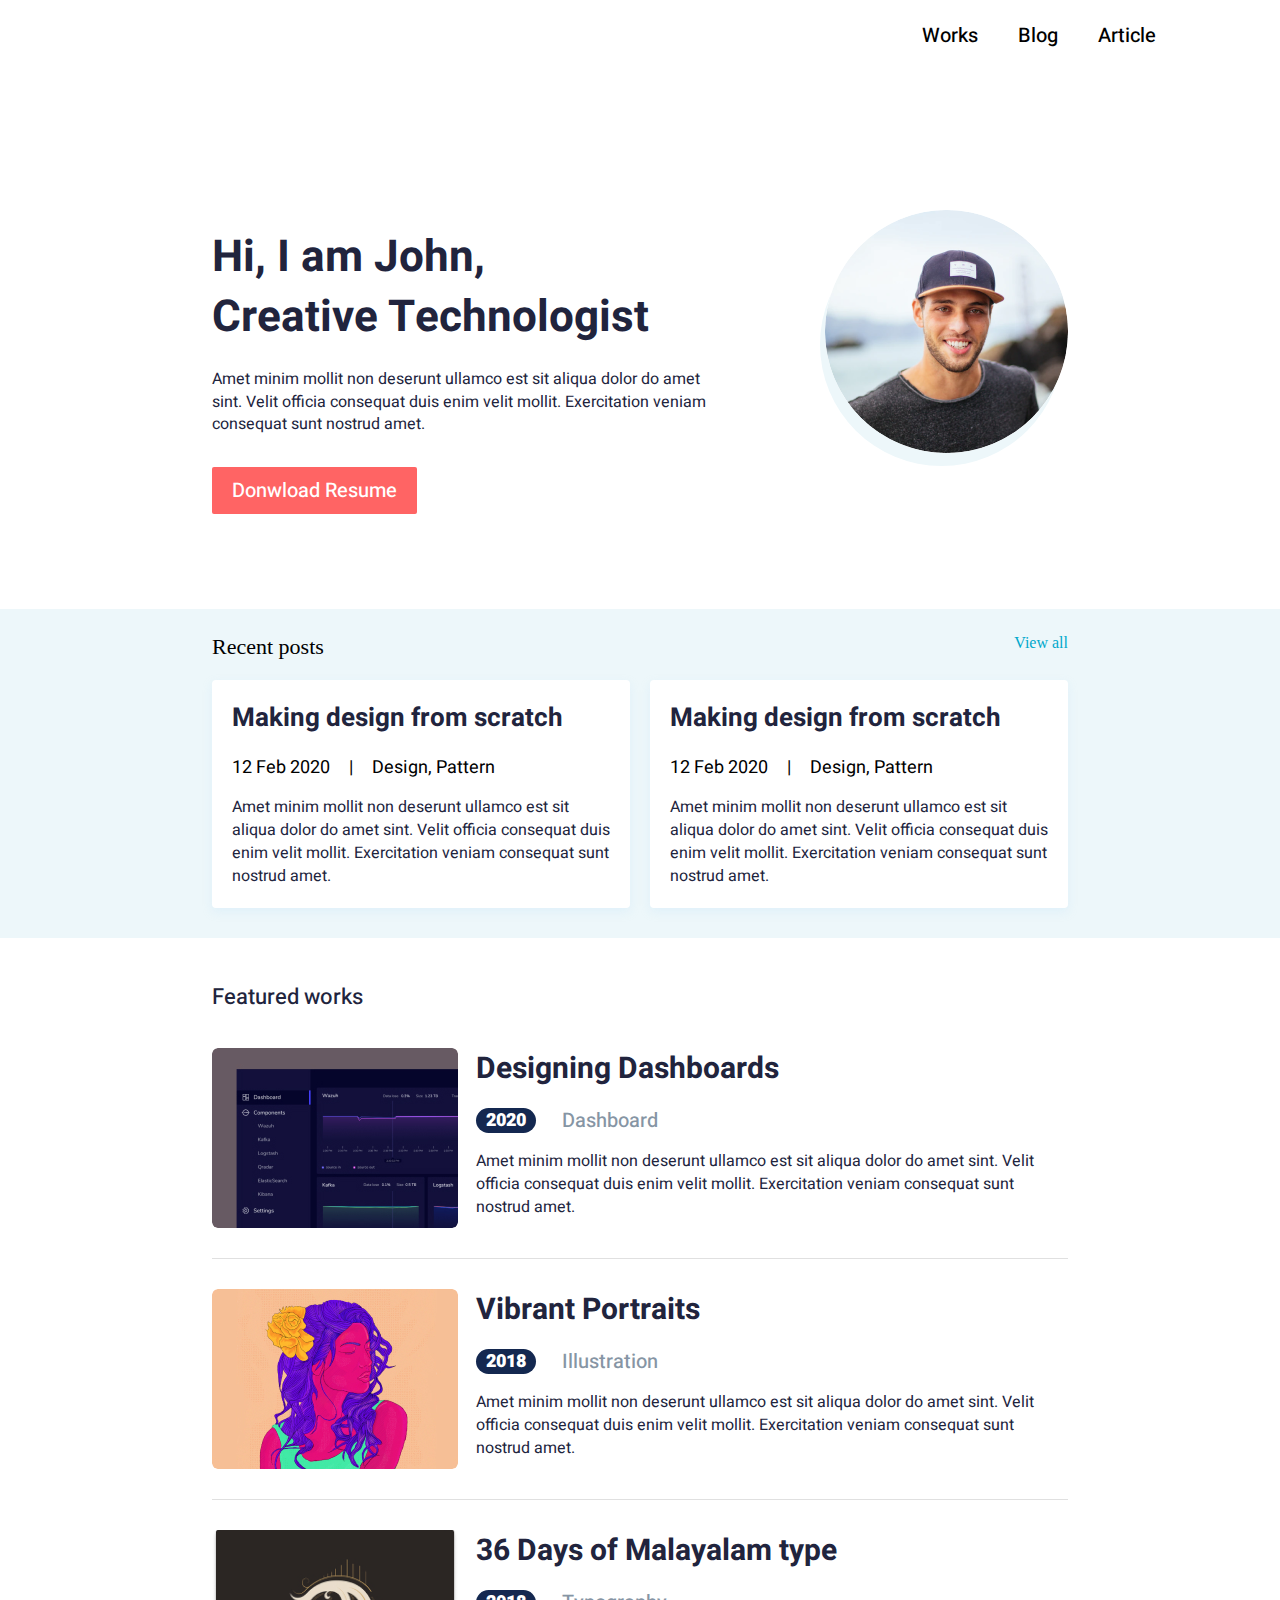
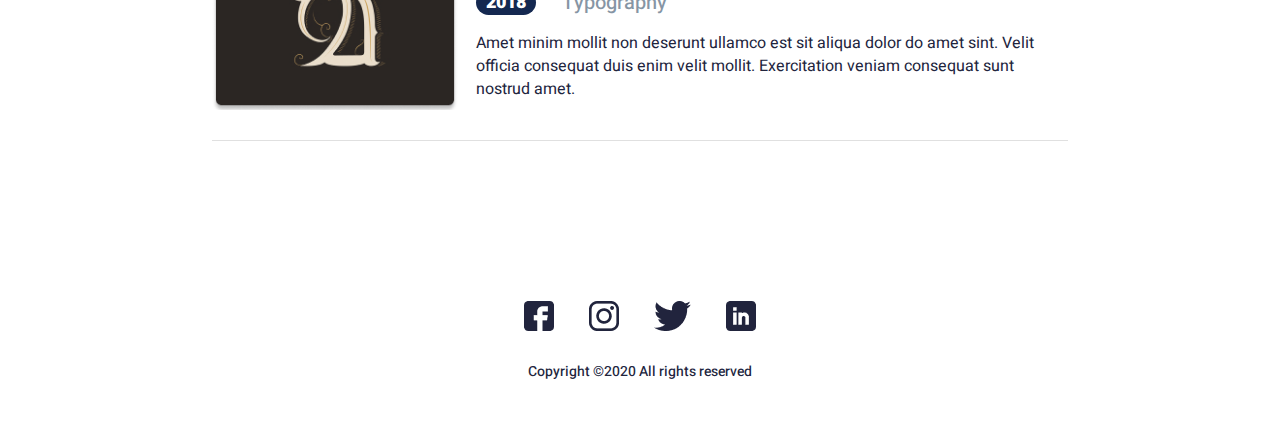
<file: index.html>
<!DOCTYPE html>
<html lang="en">

<head>
    <meta charset="UTF-8">
    <meta http-equiv="X-UA-Compatible" content="IE=edge">
    <meta name="viewport" content="width=device-width, initial-scale=1.0">
    <title>Homepage</title>
    <link rel="stylesheet" href="./scss/style.css">
</head>

<body>
    <div class="wrapper">
        <header class="header ">
            <div class="header_wrap ">

                <ul class="list ">
                    <li><a class="list_link" href="./works.html">Works</a></li>
                    <li><a class="list_link" href="./blog.html">Blog</a></li>
                    <li><a class="list_link" href="./article.html">Article</a></li>
                </ul>
                <div class="menu_burger">
                    <span></span>
                    <span></span>
                    <span></span>

                </div>
            </div>
        </header>
        <main class="page">
            <section class="hello">
                <div class="hello__container _container">
                    <div class="hello__content">
                        <h1 class="hello__title title">Hi, I am John, <br> Creative Technologist</h1>
                        <p class="hello__text text">
                            Amet minim mollit non deserunt ullamco est sit aliqua dolor do amet sint. Velit officia
                            consequat duis enim velit mollit. Exercitation veniam consequat sunt nostrud amet.
                        </p>
                        <a href="" class="hello__btn btn">Donwload Resume</a>
                    </div>
                    <div class="hello__avatar">
                        <img src="./img/avatar.png" alt="Avatar">
                    </div>
                </div>
            </section>
            <section class="recent-posts">
                <div class="recent-posts__container _container">
                    <div class="recent-posts__header">
                        <div class="recent-posts__title title-posts ">Recent posts</div>
                        <a href="" class="recent-posts__view-all">View all</a>
                    </div>
                    <div class="recent-posts__items">
                        <div class="recent-posts__column">
                            <article class="recent-posts__item recent-post">
                                <a href="" class="recent-post__title">Making design from scratch</a>
                                <div class="recent-post__info">12 Feb 2020 <span>|</span> Design, Pattern</div>
                                <p class="recent-post__text text">Amet minim mollit non deserunt ullamco est sit
                                    aliqua dolor do amet sint. Velit officia consequat duis enim velit mollit.
                                    Exercitation veniam consequat sunt nostrud amet.</p>
                            </article>
                        </div>
                        <div class="recent-posts__column">
                            <article class="recent-posts__item recent-post">
                                <a href="" class="recent-post__title">Making design from scratch</a>
                                <div class="recent-post__info">12 Feb 2020 <span>|</span> Design, Pattern</div>
                                <p class="recent-post__text text">Amet minim mollit non deserunt ullamco est sit
                                    aliqua dolor do amet sint. Velit officia consequat duis enim velit mollit.
                                    Exercitation veniam consequat sunt nostrud amet.</p>
                            </article>
                        </div>
                    </div>

                </div>
            </section>
            <section class="featured-works">
                <div class="featured-works__container _container">
                    <div class="featured-works__title title-posts">Featured works</div>
                    <div class="featured-works__items works">
                        <article class="works__item">
                            <a href="" class="works__image _ibg">
                                <img src="./img/featured-work/01.jpg" alt="Work#1">
                            </a>
                            <div class="works__body">
                                <div class="works__title">Designing Dashboards</div>
                                <div class="works__info">
                                    <div class="works__year">2020</div>
                                    <div class="works__category">Dashboard</div>
                                </div>
                                <div class="works__text text">Amet minim mollit non deserunt ullamco est sit aliqua
                                    dolor
                                    do amet sint. Velit officia consequat duis enim velit mollit. Exercitation veniam
                                    consequat sunt nostrud amet.</div>
                            </div>
                        </article>
                        <article class="works__item">
                            <a href="" class="works__image _ibg">
                                <img src="./img/featured-work/02.jpg" alt="Work#1">
                            </a>
                            <div class="works__body">
                                <div class="works__title">Vibrant Portraits</div>
                                <div class="works__info">
                                    <div class="works__year">2018</div>
                                    <div class="works__category">Illustration</div>
                                </div>
                                <div class="works__text text">Amet minim mollit non deserunt ullamco est sit aliqua
                                    dolor
                                    do amet sint. Velit officia consequat duis enim velit mollit. Exercitation veniam
                                    consequat sunt nostrud amet.</div>
                            </div>
                        </article>
                        <article class="works__item">
                            <a href="" class="works__image _ibg">
                                <img src="./img/featured-work/03.jpg" alt="Work#1">
                            </a>
                            <div class="works__body">
                                <div class="works__title">36 Days of Malayalam type</div>
                                <div class="works__info">
                                    <div class="works__year">2018</div>
                                    <div class="works__category">Typography</div>
                                </div>
                                <div class="works__text text">Amet minim mollit non deserunt ullamco est sit aliqua
                                    dolor
                                    do amet sint. Velit officia consequat duis enim velit mollit. Exercitation veniam
                                    consequat sunt nostrud amet.</div>
                            </div>
                        </article>
                    </div>
                </div>
            </section>
        </main>
        <footer class="footer" >
            <div class="footer__content _container">
                <div class="footer__social social">
                    <a href="" class="social__item" ><img src="./img/fb.png" alt="Facebook"></a>
                    <a href="" class="social__item" ><img src="./img/insta.png" alt="Instagramm"></a>
                    <a href="" class="social__item" ><img src="./img/twitte.png" alt="Twitter"></a>
                    <a href="" class="social__item" ><img src="./img/linkedin.png" alt="LinkedIn"></a>
                </div>
                <div class="footer__copy">Copyright ©2020 All rights reserved </div>
            </div>
        </footer>
    </div>
    <script src="./app.js"></script>
</body>

</html>
</file>
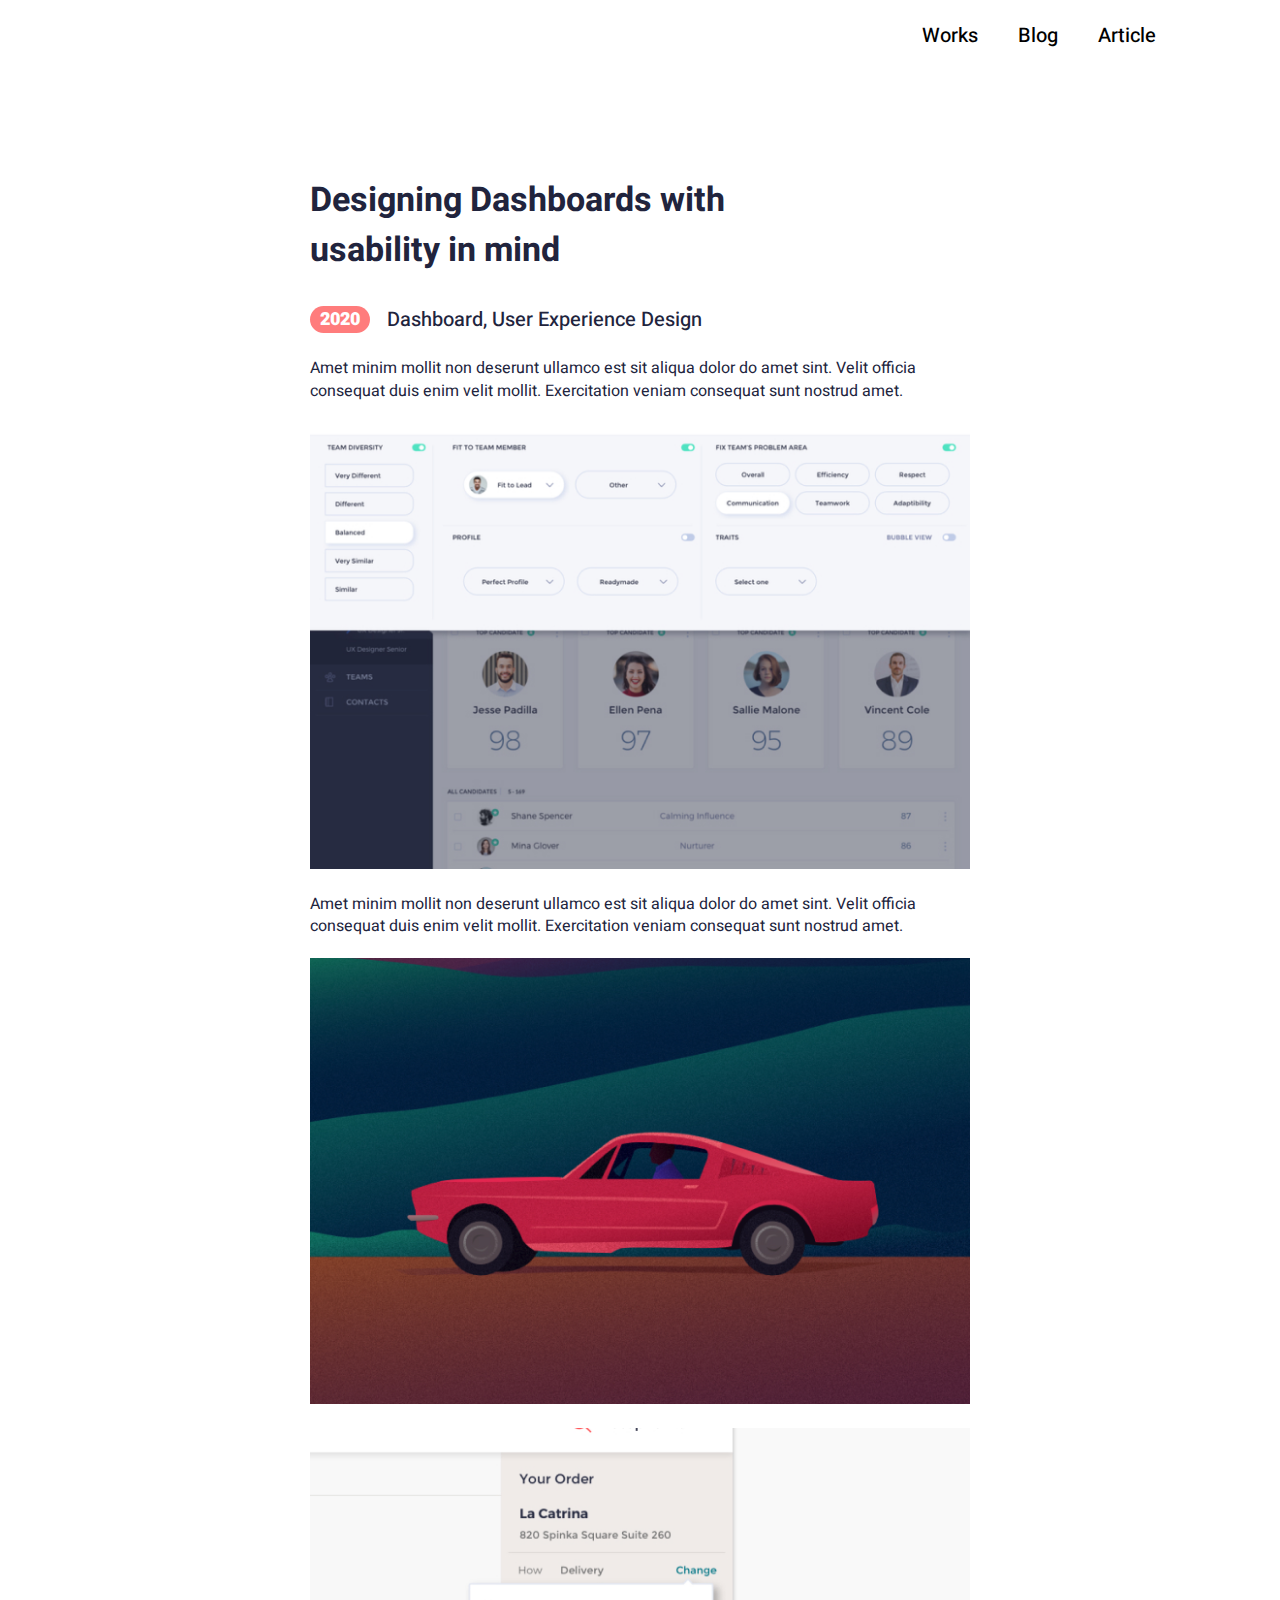
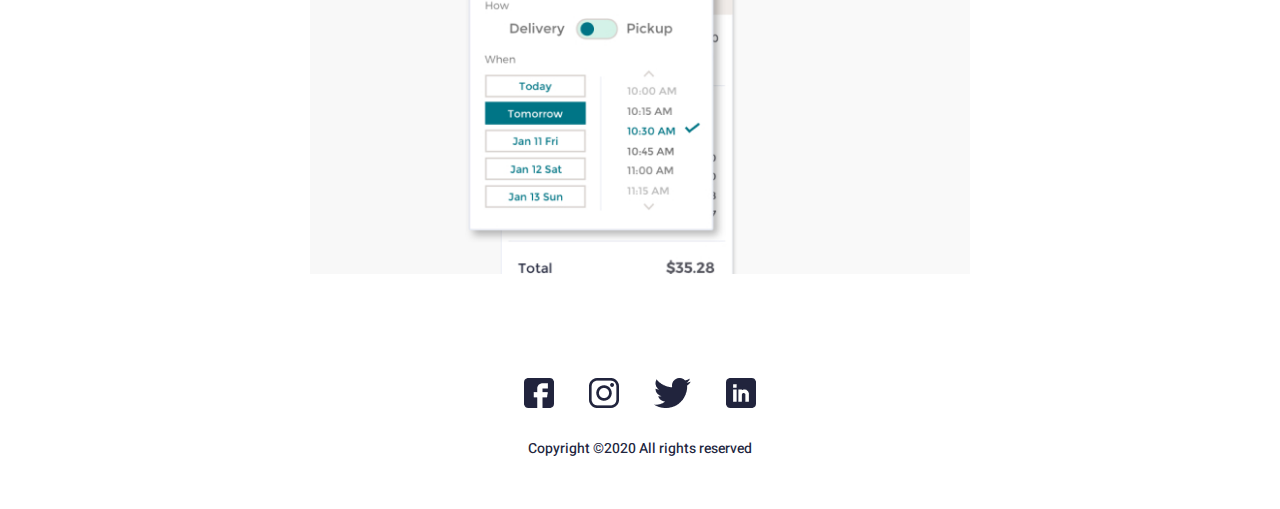
<file: article.html>
<!DOCTYPE html>
<html lang="en">

<head>
    <meta charset="UTF-8">
    <meta http-equiv="X-UA-Compatible" content="IE=edge">
    <meta name="viewport" content="width=device-width, initial-scale=1.0">
    <title>Article</title>
    <link rel="stylesheet" href="./scss/style.css">
</head>

<body>
    <div class="wrapper">
        <header class="header ">
            <div class="header_wrap ">

                <ul class="list ">
                    <li><a class="list_link" href="./works.html">Works</a></li>
                    <li><a class="list_link" href="./blog.html">Blog</a></li>
                    <li><a class="list_link" href="./article.html">Article</a></li>
                </ul>
                <div class="menu_burger">
                    <span></span>
                    <span></span>
                    <span></span>

                </div>
            </div>
        </header>
        <main class="page">
            <section class="article">
                <h1 class="article__title">Designing Dashboards with <br> usability in mind</h1>
                <div class="article__info">
                    <div class="article__year">2020</div>
                    <div class="article__category">Dashboard, User Experience Design</div>
                </div>
                <div class="article__text">
                    <p>
                        Amet minim mollit non deserunt ullamco est sit aliqua dolor do amet sint. Velit officia
                        consequat duis enim velit mollit. Exercitation veniam consequat sunt nostrud amet.
                    </p>
                    <img src="./img/article/Rectangle 4.jpg" alt="Img #1">
                    <p>
                        Amet minim mollit non deserunt ullamco est sit aliqua dolor do amet sint. Velit officia
                        consequat duis enim velit mollit. Exercitation veniam consequat sunt nostrud amet.
                    </p>
                    <img src="./img/article/02.jpg" alt="Img #2">
                    <img src="./img/article/03.jpg" alt="Img #2">
                </div>
            </section>
        </main>
        <footer class="footer">
            <div class="footer__content _container">
                <div class="footer__social social">
                    <a href="" class="social__item"><img src="./img/fb.png" alt="Facebook"></a>
                    <a href="" class="social__item"><img src="./img/insta.png" alt="Instagramm"></a>
                    <a href="" class="social__item"><img src="./img/twitte.png" alt="Twitter"></a>
                    <a href="" class="social__item"><img src="./img/linkedin.png" alt="LinkedIn"></a>
                </div>
                <div class="footer__copy">Copyright ©2020 All rights reserved </div>
            </div>
        </footer>
    </div>
    <script src="./app.js"></script>
</body>

</html>
</file>
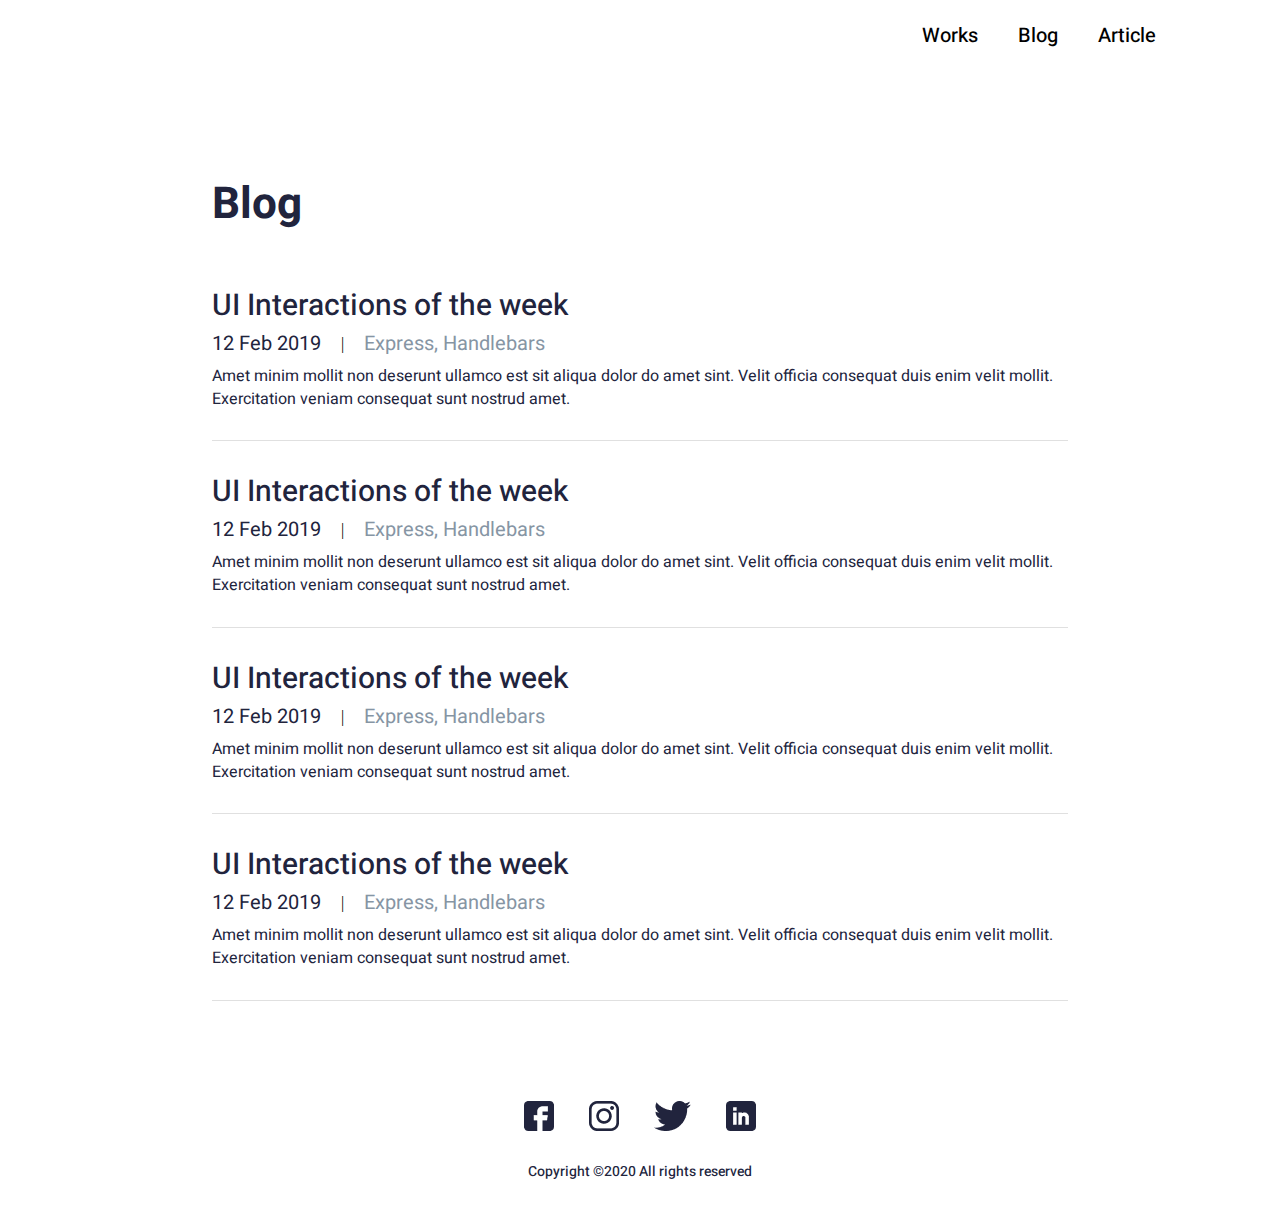
<file: blog.html>
<!DOCTYPE html>
<html lang="en">

<head>
    <meta charset="UTF-8">
    <meta http-equiv="X-UA-Compatible" content="IE=edge">
    <meta name="viewport" content="width=device-width, initial-scale=1.0">
    <title>Blog</title>
    <link rel="stylesheet" href="./scss/style.css">
</head>

<body>
    <div class="wrapper">
        <header class="header ">
            <div class="header_wrap ">

                <ul class="list ">
                    <li><a class="list_link" href="./works.html">Works</a></li>
                    <li><a class="list_link" href="./blog.html">Blog</a></li>
                    <li><a class="list_link" href="./article.html">Article</a></li>
                </ul>
                <div class="menu_burger">
                    <span></span>
                    <span></span>
                    <span></span>

                </div>
            </div>
        </header>
        <main class="page">
            <div class="page__container _container blog">
                <h1 class="blog__title title">Blog</h1>
                <div class="blog__items">
                    <div class="blog__item">
                        <a href="" class="blog__subtitle">UI Interactions of the week</a>
                        <div class="blog__info">
                            <div class="blog__date">12 Feb 2019</div>
                            <div class="blog__separator">|</div>
                            <div class="blog__category">Express, Handlebars</div>
                        </div>
                        <div class="blog__text text">Amet minim mollit non deserunt ullamco est sit aliqua dolor do amet
                            sint. Velit officia consequat duis enim velit mollit. Exercitation veniam consequat sunt
                            nostrud amet.</div>
                    </div>

                </div>
                <div class="blog__items">
                    <div class="blog__item">
                        <a href="" class="blog__subtitle">UI Interactions of the week</a>
                        <div class="blog__info">
                            <div class="blog__date">12 Feb 2019</div>
                            <div class="blog__separator">|</div>
                            <div class="blog__category">Express, Handlebars</div>
                        </div>
                        <div class="blog__text text">Amet minim mollit non deserunt ullamco est sit aliqua dolor do amet
                            sint. Velit officia consequat duis enim velit mollit. Exercitation veniam consequat sunt
                            nostrud amet.</div>
                    </div>

                </div>
                <div class="blog__items">
                    <div class="blog__item">
                        <a href="" class="blog__subtitle">UI Interactions of the week</a>
                        <div class="blog__info">
                            <div class="blog__date">12 Feb 2019</div>
                            <div class="blog__separator">|</div>
                            <div class="blog__category">Express, Handlebars</div>
                        </div>
                        <div class="blog__text text">Amet minim mollit non deserunt ullamco est sit aliqua dolor do amet
                            sint. Velit officia consequat duis enim velit mollit. Exercitation veniam consequat sunt
                            nostrud amet.</div>
                    </div>

                </div>
                <div class="blog__items">
                    <div class="blog__item">
                        <a href="" class="blog__subtitle">UI Interactions of the week</a>
                        <div class="blog__info">
                            <div class="blog__date">12 Feb 2019</div>
                            <div class="blog__separator">|</div>
                            <div class="blog__category">Express, Handlebars</div>
                        </div>
                        <div class="blog__text text">Amet minim mollit non deserunt ullamco est sit aliqua dolor do amet
                            sint. Velit officia consequat duis enim velit mollit. Exercitation veniam consequat sunt
                            nostrud amet.</div>
                    </div>

                </div>
            </div>
        </main>
        <footer class="footer">
            <div class="footer__content _container">
                <div class="footer__social social">
                    <a href="" class="social__item"><img src="./img/fb.png" alt="Facebook"></a>
                    <a href="" class="social__item"><img src="./img/insta.png" alt="Instagramm"></a>
                    <a href="" class="social__item"><img src="./img/twitte.png" alt="Twitter"></a>
                    <a href="" class="social__item"><img src="./img/linkedin.png" alt="LinkedIn"></a>
                </div>
                <div class="footer__copy">Copyright ©2020 All rights reserved </div>
            </div>
        </footer>
    </div>
    <script src="./app.js"></script>
</body>

</html>
</file>
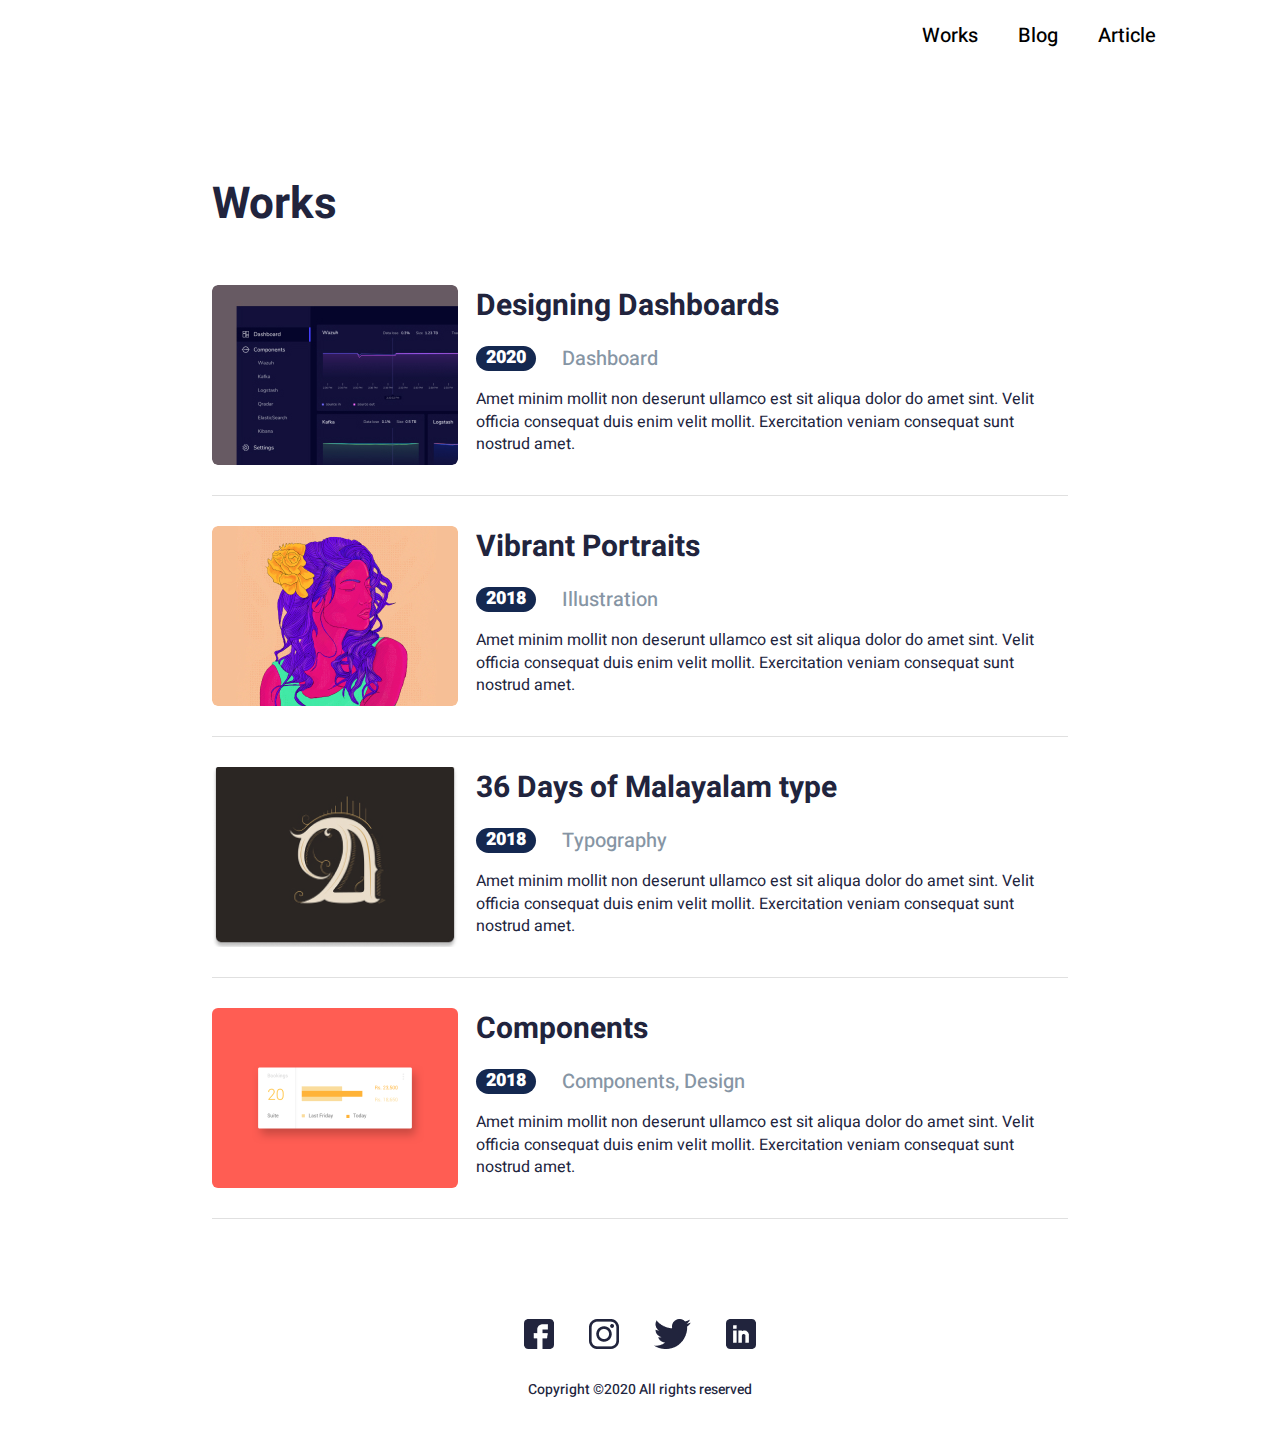
<file: works.html>
<!DOCTYPE html>
<html lang="en">

<head>
    <meta charset="UTF-8">
    <meta http-equiv="X-UA-Compatible" content="IE=edge">
    <meta name="viewport" content="width=device-width, initial-scale=1.0">
    <title>Blog</title>
    <link rel="stylesheet" href="./scss/style.css">
</head>

<body>
    <div class="wrapper">
        <header class="header ">
            <div class="header_wrap ">

                <ul class="list ">
                    <li><a class="list_link" href="./works.html">Works</a></li>
                    <li><a class="list_link" href="./blog.html">Blog</a></li>
                    <li><a class="list_link" href="./article.html">Article</a></li>
                </ul>
                <div class="menu_burger">
                    <span></span>
                    <span></span>
                    <span></span>

                </div>
            </div>
        </header>
        <main class="page">
            <div class="page__container _container blog">
                <h1 class="blog__title title">Works</h1>
                <div class="works">
                    <article class="works__item">
                        <a href="" class="works__image _ibg">
                            <img src="./img/featured-work/01.jpg" alt="Work#1">
                        </a>
                        <div class="works__body">
                            <div class="works__title">Designing Dashboards</div>
                            <div class="works__info">
                                <div class="works__year">2020</div>
                                <div class="works__category">Dashboard</div>
                            </div>
                            <div class="works__text text">Amet minim mollit non deserunt ullamco est sit aliqua
                                dolor
                                do amet sint. Velit officia consequat duis enim velit mollit. Exercitation veniam
                                consequat sunt nostrud amet.</div>
                        </div>
                    </article>
                    <article class="works__item">
                        <a href="" class="works__image _ibg">
                            <img src="./img/featured-work/02.jpg" alt="Work#1">
                        </a>
                        <div class="works__body">
                            <div class="works__title">Vibrant Portraits</div>
                            <div class="works__info">
                                <div class="works__year">2018</div>
                                <div class="works__category">Illustration</div>
                            </div>
                            <div class="works__text text">Amet minim mollit non deserunt ullamco est sit aliqua
                                dolor
                                do amet sint. Velit officia consequat duis enim velit mollit. Exercitation veniam
                                consequat sunt nostrud amet.</div>
                        </div>
                    </article>
                    <article class="works__item">
                        <a href="" class="works__image _ibg">
                            <img src="./img/featured-work/03.jpg" alt="Work#1">
                        </a>
                        <div class="works__body">
                            <div class="works__title">36 Days of Malayalam type</div>
                            <div class="works__info">
                                <div class="works__year">2018</div>
                                <div class="works__category">Typography</div>
                            </div>
                            <div class="works__text text">Amet minim mollit non deserunt ullamco est sit aliqua
                                dolor
                                do amet sint. Velit officia consequat duis enim velit mollit. Exercitation veniam
                                consequat sunt nostrud amet.</div>
                        </div>
                    </article>
                    <article class="works__item">
                        <a href="" class="works__image _ibg">
                            <img src="./img/featured-work/04.png" alt="Work#1">
                        </a>
                        <div class="works__body">
                            <div class="works__title">Components</div>
                            <div class="works__info">
                                <div class="works__year">2018</div>
                                <div class="works__category">Components, Design</div>
                            </div>
                            <div class="works__text text">Amet minim mollit non deserunt ullamco est sit aliqua
                                dolor
                                do amet sint. Velit officia consequat duis enim velit mollit. Exercitation veniam
                                consequat sunt nostrud amet.</div>
                        </div>
                    </article>
                </div>
            </div>
        </main>
        <footer class="footer">
            <div class="footer__content _container">
                <div class="footer__social social">
                    <a href="" class="social__item"><img src="./img/fb.png" alt="Facebook"></a>
                    <a href="" class="social__item"><img src="./img/insta.png" alt="Instagramm"></a>
                    <a href="" class="social__item"><img src="./img/twitte.png" alt="Twitter"></a>
                    <a href="" class="social__item"><img src="./img/linkedin.png" alt="LinkedIn"></a>
                </div>
                <div class="footer__copy">Copyright ©2020 All rights reserved </div>
            </div>
        </footer>
    </div>
    <script src="./app.js"></script>
</body>

</html>
</file>
<file: scss/style.css>
@import url(https://fonts.googleapis.com/css?family=Heebo:regular,500,700,900&display=swap);
* {
  margin: 0;
  padding: 0;
  -webkit-box-sizing: border-box;
          box-sizing: border-box;
}

a {
  text-decoration: none;
}

.header_wrap {
  max-width: 1052px;
  margin: 0 auto;
  padding: 0 10px;
}

.list {
  display: -webkit-box;
  display: -ms-flexbox;
  display: flex;
  list-style-type: none;
  -webkit-box-pack: end;
      -ms-flex-pack: end;
          justify-content: flex-end;
  height: 70px;
  -webkit-box-align: center;
      -ms-flex-align: center;
          align-items: center;
  padding: 10px 0;
  margin: 0;
}

.list_link {
  font-size: 20px;
  font-weight: 500;
  color: black;
  font-family: Heebo;
  margin: 0 0 0 40px;
}

@media (min-width: 991.98px) {
  .list_link:hover {
    color: #FF6464;
    border-bottom: solid 1px #FF6464;
    -webkit-transition: 0.3s ease;
    transition: 0.3s ease;
  }
}

.menu_burger {
  display: none;
}

@media (max-width: 800px) {
  .header_wrap {
    display: -webkit-box;
    display: -ms-flexbox;
    display: flex;
    -webkit-box-pack: end;
        -ms-flex-pack: end;
            justify-content: flex-end;
    -webkit-box-align: center;
        -ms-flex-align: center;
            align-items: center;
    height: 70px;
    padding: 0 10px 0 10px;
  }
  .list {
    position: fixed;
    display: -webkit-box;
    display: -ms-flexbox;
    display: flex;
    -webkit-box-orient: vertical;
    -webkit-box-direction: normal;
        -ms-flex-direction: column;
            flex-direction: column;
    -webkit-box-align: center;
        -ms-flex-align: center;
            align-items: center;
    -webkit-box-pack: center;
        -ms-flex-pack: center;
            justify-content: center;
    left: 0;
    top: -100%;
    background: rgba(205, 214, 219, 0.8);
    height: 100%;
    width: 100%;
    overflow: auto;
    -webkit-transform: translateY(-100%);
            transform: translateY(-100%);
    -webkit-transition: -webkit-transform 1s;
    transition: -webkit-transform 1s;
    transition: transform 1s;
    transition: transform 1s, -webkit-transform 1s;
    z-index: 2;
  }
  .list.active {
    -webkit-transform: translateY(100%);
            transform: translateY(100%);
  }
  .list_link {
    font-size: 2.5rem;
    margin: 20px 0 20px 0;
    letter-spacing: 2px;
    font-family: Heebo, sans-serif;
  }
  .menu_burger {
    display: block;
    width: 30px;
    height: 20px;
    position: relative;
    overflow: hidden;
  }
  .menu_burger span {
    width: 30px;
    height: 3px;
    top: 50%;
    left: 50%;
    position: absolute;
    background-color: black;
    -webkit-transform: translate(-50%, -50%);
            transform: translate(-50%, -50%);
    z-index: 5;
    -webkit-transition: ease 0.5s;
    transition: ease 0.5s;
  }
  .menu_burger span:nth-of-type(2) {
    top: calc(50% - 5px);
  }
  .menu_burger span:nth-of-type(3) {
    top: calc(50% + 5px);
  }
  .menu_burger.active span:first-of-type {
    -webkit-transform: translateX(100%);
            transform: translateX(100%);
  }
  .menu_burger.active span:nth-of-type(2) {
    top: 50%;
    -webkit-transform: translate(-50%, -50%) rotate(45deg);
            transform: translate(-50%, -50%) rotate(45deg);
  }
  .menu_burger.active span:nth-of-type(3) {
    top: 50%;
    -webkit-transform: translate(-50%, -50%) rotate(-45deg);
            transform: translate(-50%, -50%) rotate(-45deg);
  }
}

.hello {
  padding: 35px 0 70px 0;
}

@media (max-width: 876px) {
  .hello {
    padding: 0px 0 70px 0;
  }
}

@media (max-width: 800.95px) {
  .hello {
    padding: 0px 0 60px 0;
  }
}

.hello__container {
  display: -webkit-box;
  display: -ms-flexbox;
  display: flex;
}

@media (max-width: 800.95px) {
  .hello__container {
    -webkit-box-orient: vertical;
    -webkit-box-direction: reverse;
        -ms-flex-direction: column-reverse;
            flex-direction: column-reverse;
    text-align: center;
  }
}

.hello__content {
  -webkit-box-flex: 1;
      -ms-flex: 1 1 auto;
          flex: 1 1 auto;
  padding: 18px 110px 0 0;
  -webkit-box-align: start;
      -ms-flex-align: start;
          align-items: flex-start;
}

@media (max-width: 876px) {
  .hello__content {
    padding: 18px 55px 0 0;
  }
}

@media (max-width: 800.95px) {
  .hello__content {
    padding: 40px 0px 0 0;
  }
}

.hello__title {
  margin: 0 0 20px 0;
}

@media (max-width: 800.95px) {
  .hello__title {
    margin: 0 0 15px 0;
  }
}

.hello__text {
  margin: 0 0 31px 0;
}

@media (max-width: 800.95px) {
  .hello__text {
    margin: 0 0 20px 0;
    padding: 0 15px;
  }
}

.hello__btn {
  margin: 0 0 25px 0;
}

@media (max-width: 800.95px) {
  .hello__btn {
    margin: 0 0 20px 0;
  }
}

.hello__avatar img {
  border-radius: 50%;
  -webkit-box-shadow: -5px 13px 0px 0px #edf7fa;
          box-shadow: -5px 13px 0px 0px #edf7fa;
}

@media (max-width: 800.95px) {
  .hello__avatar img {
    width: 170px;
    height: 170px;
  }
}

.title {
  font-size: 44px;
  line-height: 136.36364%;
  color: #21243d;
  font-weight: 700;
  font-family: Heebo, sans-serif;
}

@media (max-width: 800.95px) {
  .title {
    font-size: 32px;
  }
}

.text, .article__text p {
  font-size: 16px;
  line-height: 143.75%;
  font-family: Heebo, sans-serif;
  color: #21243D;
}

.btn {
  font-family: Heebo, sans-serif;
  background: #ff6464;
  border-radius: 2px;
  display: -webkit-inline-box;
  display: -ms-inline-flexbox;
  display: inline-flex;
  -webkit-box-pack: center;
      -ms-flex-pack: center;
          justify-content: center;
  -webkit-box-align: center;
      -ms-flex-align: center;
          align-items: center;
  padding: 0 20px;
  height: 47px;
  font-weight: 500;
  font-size: 20px;
  line-height: 145%;
  color: white;
  -webkit-transition: background-color ease 0.3s;
  transition: background-color ease 0.3s;
}

@media (min-width: 992px) {
  .btn:hover {
    background-color: #ce3030;
  }
}

.recent-posts {
  background: #EDF7FA;
  padding: 25px 0 13px 0;
}

@media (max-width: 800.95px) {
  .recent-posts {
    padding: 25px 0 23px 0;
  }
}

.recent-posts__header {
  display: -webkit-box;
  display: -ms-flexbox;
  display: flex;
  padding: 0 0 20px 0;
}

.recent-posts__title {
  -webkit-box-flex: 1;
      -ms-flex: 1 1 auto;
          flex: 1 1 auto;
  font-size: 22px;
  padding: 0 0 0 0;
}

.recent-posts__view-all {
  font-size: 16px;
  color: #00a8cc;
}

@media (max-width: 800.95px) {
  .recent-posts__view-all {
    display: none;
  }
}

.recent-posts__items {
  display: -webkit-box;
  display: -ms-flexbox;
  display: flex;
  margin: 0 -10px;
}

@media (max-width: 800.95px) {
  .recent-posts__items {
    display: -webkit-box;
    display: -ms-flexbox;
    display: flex;
    -webkit-box-orient: vertical;
    -webkit-box-direction: normal;
        -ms-flex-direction: column;
            flex-direction: column;
    margin: 0;
  }
}

.recent-posts__column {
  -webkit-box-flex: 0;
      -ms-flex: 0 1 50%;
          flex: 0 1 50%;
  padding: 0 10px;
  margin: 0 0 17px 0;
}

.recent-post {
  background-color: white;
  -webkit-box-shadow: 0px 4px 10px rgba(187, 225, 250, 0.25);
          box-shadow: 0px 4px 10px rgba(187, 225, 250, 0.25);
  border-radius: 4px;
  padding: 20px;
  height: 100%;
}

@media (max-width: 800.95px) {
  .recent-post {
    fpadding: 15px;
  }
}

.recent-post__title {
  display: inline-block;
  margin: 0 0 17px 0;
  font-family: Heebo, sans-serif;
  font-style: normal;
  font-weight: 700;
  font-size: 26px;
  line-height: 146.15385%;
  color: #21243D;
}

@media (min-width: 991.98px) {
  .recent-post__title:hover {
    color: #FF6464;
    -webkit-transition: 0.3s ease;
    transition: 0.3s ease;
  }
}

@media (max-width: 800.95px) {
  .recent-post__title {
    font-size: 22px;
    margin: 0 0 10px 0;
  }
}

.recent-post__info {
  font-family: Heebo, sans-serif;
  font-weight: normal;
  font-size: 18px;
  line-height: 144.44444%;
  margin: 0 0 15px 0;
}

@media (max-width: 800.95px) {
  .recent-post__info {
    font-size: 16px;
    margin: 0 0 10px 0;
  }
}

.recent-post__info span {
  margin: 0 15px;
}

.title-posts {
  font-size: 22px;
}

@media (max-width: 800.95px) {
  .title-posts {
    text-align: center;
    font-size: 18px;
  }
}

.featured-works {
  padding: 30px 0 80px 0;
}

@media (max-width: 800.95px) {
  .featured-works {
    padding: 30px 0 30px 0;
  }
}

.featured-works__title {
  margin: 0 0 20px 0;
  font-family: Heebo,sans-serif;
  font-weight: 500;
  font-size: 22px;
  line-height: 272.72727%;
  color: #21243D;
}

@media (max-width: 800.95px) {
  .featured-works__items {
    display: -webkit-box;
    display: -ms-flexbox;
    display: flex;
    overflow: auto;
  }
  .featured-works__items .works__item {
    -webkit-box-flex: 0;
        -ms-flex: 0 0 80%;
            flex: 0 0 80%;
  }
}

.works__item {
  display: -webkit-box;
  display: -ms-flexbox;
  display: flex;
  border-bottom: 1px solid #E0E0E0;
  padding: 0 0 30px 0;
  margin: 0 0 30px 0;
}

@media (max-width: 800.95px) {
  .works__item {
    display: -webkit-box;
    display: -ms-flexbox;
    display: flex;
    -webkit-box-orient: vertical;
    -webkit-box-direction: normal;
        -ms-flex-direction: column;
            flex-direction: column;
    margin: 0 10px 30px 10px;
    padding: 0 0 30px 0;
  }
}

.works__image {
  -webkit-box-flex: 0;
      -ms-flex: 0 0 246px;
          flex: 0 0 246px;
  display: block;
  min-height: 180px;
  overflow: hidden;
}

.works__image img {
  border-radius: 6px;
}

@media (max-width: 800.95px) {
  .works__image {
    padding: 0 0 60% 0;
    margin-bottom: 17px;
  }
}

.works__body {
  -webkit-box-flex: 1;
      -ms-flex: 1 1 auto;
          flex: 1 1 auto;
  padding: 0 0 0 18px;
}

@media (max-width: 800.95px) {
  .works__body {
    padding: 0 0 0 0px;
  }
}

.works__title {
  font-family: Heebo, sans-serif;
  font-weight: 700;
  font-size: 30px;
  line-height: 146.66667%;
  color: #21243D;
  margin: 0 0 15px 0;
}

@media (max-width: 800.95px) {
  .works__title {
    font-size: 24px;
  }
}

.works__info {
  display: -webkit-inline-box;
  display: -ms-inline-flexbox;
  display: inline-flex;
  -webkit-box-align: center;
      -ms-flex-align: center;
          align-items: center;
  margin: 0 0 15px 0;
}

.works__year {
  background: #142850;
  border-radius: 16px;
  padding: 0 10px;
  height: 25px;
  margin: 0 26px 0 0;
  color: white;
  font-family: Heebo, sans-serif;
  font-weight: 900;
  font-size: 18px;
  line-height: 333.33333%;
  display: -webkit-box;
  display: -ms-flexbox;
  display: flex;
  -webkit-box-pack: center;
      -ms-flex-pack: center;
          justify-content: center;
  -webkit-box-align: center;
      -ms-flex-align: center;
          align-items: center;
}

@media (max-width: 800.95px) {
  .works__year {
    font-size: 16px;
  }
}

.works__category {
  font-family: Heebo, sans-serif;
  font-weight: 500;
  font-size: 20px;
  line-height: 145%;
  color: #8695A4;
}

@media (max-width: 800.95px) {
  .works__category {
    font-size: 16px;
  }
}

@media (max-width: 800.95px) {
  .works__text {
    font-size: 16px;
  }
}

.footer {
  text-align: center;
  padding: 50px 0;
}

.footer__social {
  margin: 0 0 26px 0;
}

.footer__copy {
  font-family: Heebo;
  font-weight: 500;
  font-size: 14px;
  line-height: 150%;
  color: #21243D;
}

.social__item {
  margin: 0 17.5px;
}

.page__container {
  padding: 0 0 20px 0;
}

@media (max-width: 800.95px) {
  .page__container {
    padding: 0 18px;
  }
}

.blog__title {
  margin: 0 0 50px 0;
}

@media (max-width: 800.95px) {
  .blog__title {
    font-size: 30px;
    line-height: 200%;
    margin: 0 0 18px 0;
  }
}

.blog__items {
  padding: 0 0 30px 0;
  border-bottom: 1px solid #E0E0E0;
  margin: 0 0 30px 0;
}

.blog__subtitle {
  font-family: Heebo;
  font-weight: 500;
  font-size: 30px;
  line-height: 146.66667%;
  color: #21243D;
  margin: 0 0 16px 0;
}

@media (max-width: 800.95px) {
  .blog__subtitle {
    font-size: 26px;
  }
}

.blog__info {
  display: -webkit-box;
  display: -ms-flexbox;
  display: flex;
  -webkit-box-align: center;
      -ms-flex-align: center;
          align-items: center;
  margin: 0 0 6px 0;
}

.blog__date {
  font-family: Heebo, sans-serif;
  font-weight: 400;
  font-size: 20px;
  line-height: 150%;
  color: #21243D;
}

@media (max-width: 800.95px) {
  .blog__date {
    font-size: 16px;
  }
}

.blog__separator {
  margin: 0 20px;
}

.blog__category {
  font-family: Heebo, sans-serif;
  font-weight: 400;
  font-size: 20px;
  line-height: 150%;
  color: #8695A4;
}

@media (max-width: 800.95px) {
  .blog__category {
    font-size: 16px;
  }
}

@media (max-width: 800.95px) {
  .blog__text {
    font-size: 16px;
  }
}

.article {
  max-width: 680px;
  margin: 0 auto;
  padding: 0 10px 30px;
}

@media (max-width: 680px) {
  .article {
    max-width: 520px;
  }
}

@media (max-width: 530px) {
  .article {
    max-width: 420px;
  }
}

.article__title {
  font-family: Heebo, sans-serif;
  font-weight: 700;
  font-size: 34px;
  line-height: 147.05882%;
  /* Dark Color */
  color: #21243D;
  margin: 0 0 30px 0;
}

@media (max-width: 800.95px) {
  .article__title {
    font-size: 30px;
  }
}

.article__info {
  display: -webkit-box;
  display: -ms-flexbox;
  display: flex;
  margin: 0 0 23px 0;
}

.article__year {
  -ms-flex-item-align: center;
      -ms-grid-row-align: center;
      align-self: center;
  margin: 0 17px 0 0;
  height: 25;
  padding: 0 10px;
  background: #FF7C7C;
  border-radius: 16px;
  color: white;
  font-family: Heebo,sans-serif;
  font-weight: 900;
  font-size: 18px;
}

.article__category {
  font-family: Heebo, sans-serif;
  font-weight: 500;
  font-size: 20px;
  line-height: 145%;
  /* Dark Color */
  color: #21243D;
}

@media (max-width: 800.95px) {
  .article__category {
    font-size: 18px;
  }
}

.article__text p {
  margin: 0 0 20px 0;
}

.article__text img {
  width: 100%;
  margin: 0 0 20px 0;
}

._container {
  max-width: 856px;
  margin: 0 auto;
}

@media (max-width: 876px) {
  ._container {
    max-width: 768px;
  }
}

@media (max-width: 800.95px) {
  ._container {
    max-width: 550px;
  }
}

._ibg {
  position: relative;
}

._ibg img {
  position: absolute;
  width: 100%;
  height: 100%;
  -o-object-fit: cover;
     object-fit: cover;
  top: 0;
  left: 0;
}

.page {
  margin: 105px 0 0 0;
}

@media (max-width: 800.95px) {
  .page {
    margin: 50px 0 0 0;
  }
}

.social {
  display: -webkit-box;
  display: -ms-flexbox;
  display: flex;
  -webkit-box-pack: center;
      -ms-flex-pack: center;
          justify-content: center;
  -webkit-box-align: center;
      -ms-flex-align: center;
          align-items: center;
}

.wrapper {
  display: -webkit-box;
  display: -ms-flexbox;
  display: flex;
  -webkit-box-orient: vertical;
  -webkit-box-direction: normal;
      -ms-flex-direction: column;
          flex-direction: column;
  min-height: 100%;
  width: 100%;
}
/*# sourceMappingURL=style.css.map */
</file>
